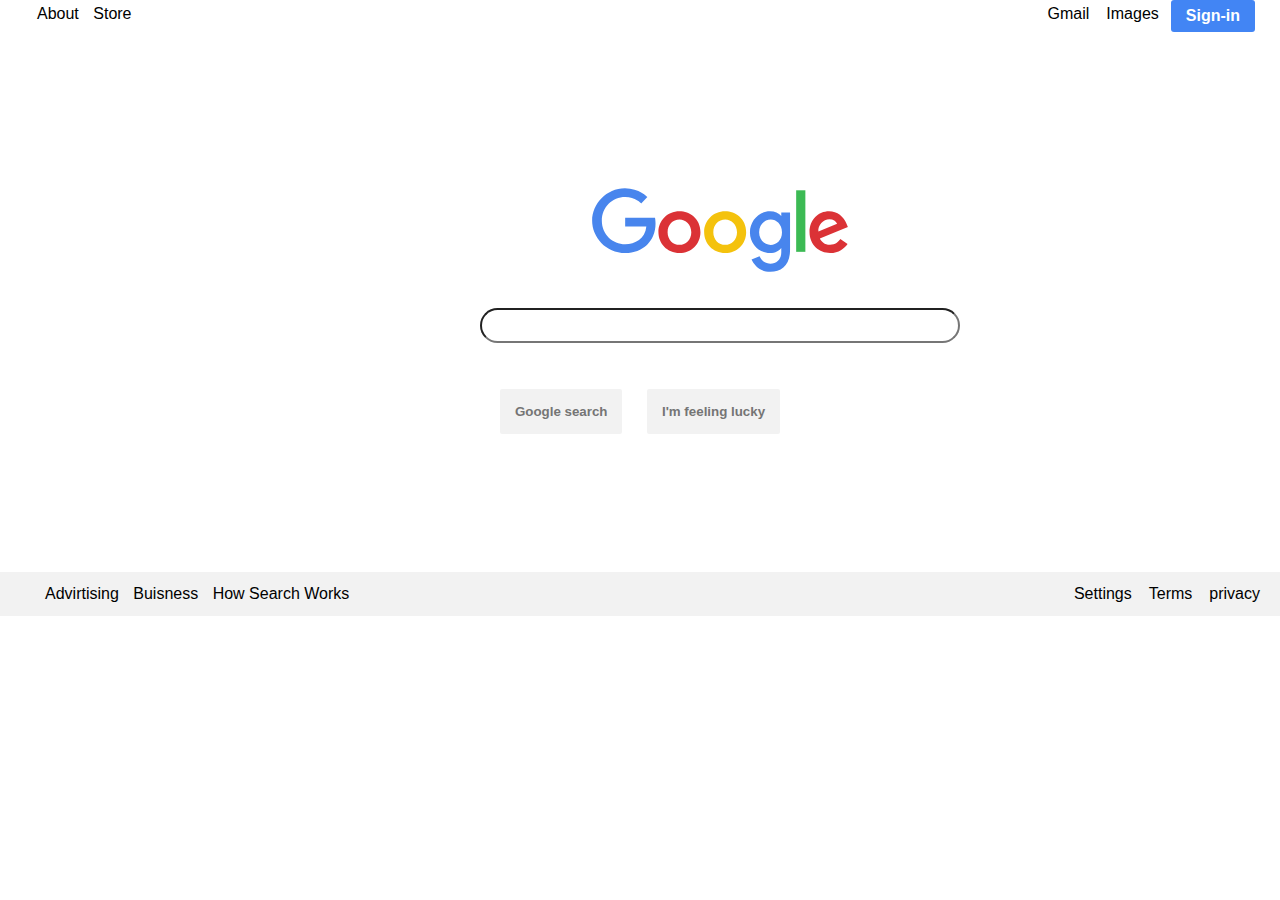
<file: google/index.html>
<!doctype html>
<html lang="en">
  <head>
    <!-- Required meta tags -->
    <meta charset="utf-8">
    <meta name="viewport" content="width=device-width, initial-scale=1">
    <link rel="stylesheet" href="style.css">
    <link rel="stylesheet" href="https://use.fontawesome.com/releases/v5.15.1/css/all.css" integrity="sha384-vp86vTRFVJgpjF9jiIGPEEqYqlDwgyBgEF109VFjmqGmIY/Y4HV4d3Gp2irVfcrp" crossorigin="anonymous">
    <title>Google</title>
  </head>
  <body>
  <div class="container">
  <ul>
    <li id="push">About</li>
    <li>Store</li>
  
    <li id="sign" class="end">Sign-in</li>
    <li class="end">Images</li>
    <li class="end">Gmail</li>
  
  </ul>

  </div>
    <div class="main">
      <img src="Google_2015_logo1.svg" alt="">
    </div>
    <span>
      <i id="search" class="fas fa-search"></i>
      <input type="search" placeholder=''>
      <i id="mic" class="fa fa-microphone" aria-hidden="true"></i>
    </span>
    <div class="buttons" >
      <button class="button">Google search </button>
      <button class="button">I'm feeling lucky</button>
    </div>
    <!--
  <div class="box">
    <i class="fas fa-search saf"></i>
    <input type="text ">
    <i class="fa fa-microphone mic" aria-hidden="true"></i>
    </div>
      -->
    <footer>
      <ul>
  <li id="push">Advirtising</li>
  <li>Buisness</li>
  <li>How Search Works</li>
  <li class="end">privacy</li>
  <li class="end">Terms</li>
  <li class="end">Settings</li>
</ul>
</footer>
  </body>
</html>
</file>
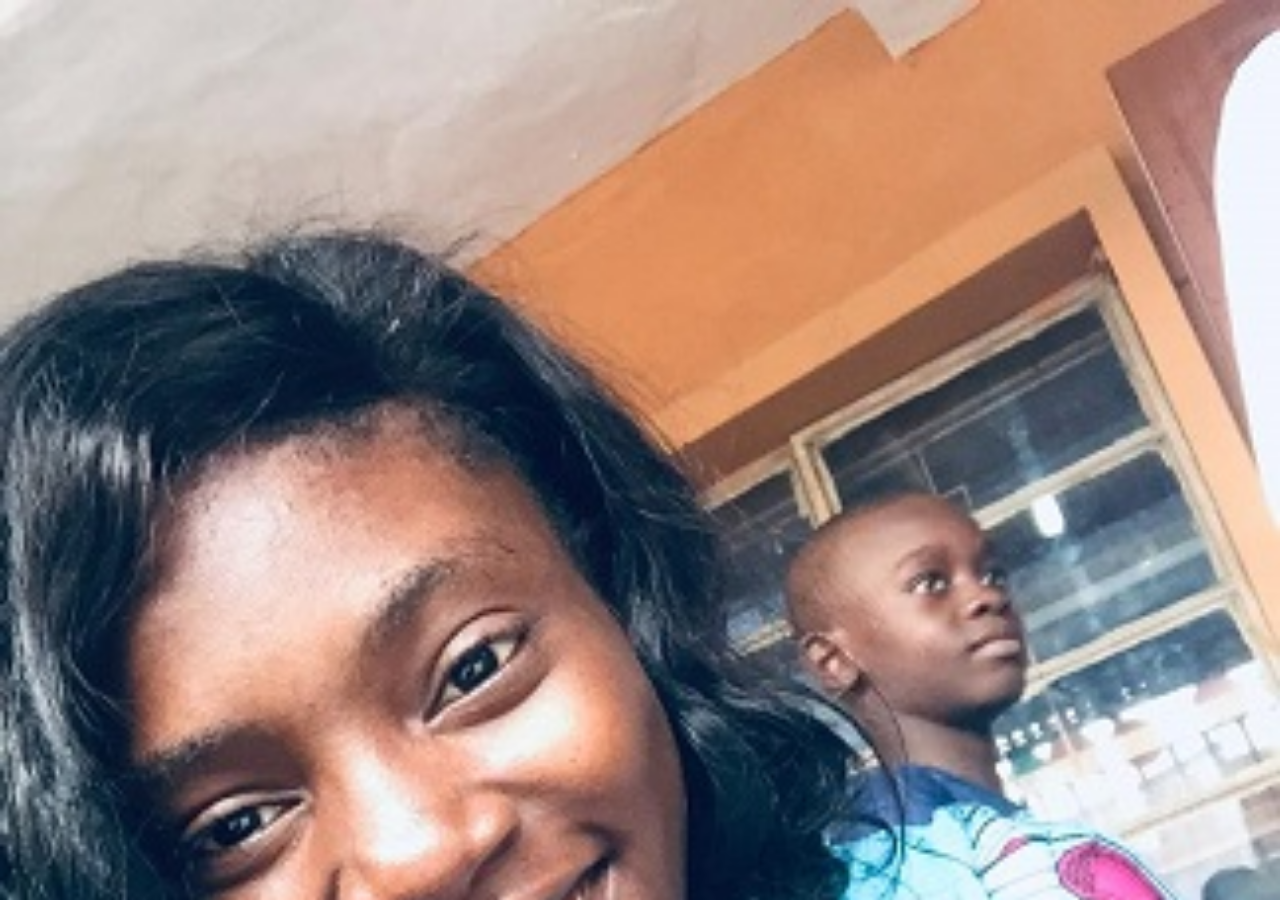
<file: splash/index.html>
<!DOCTYPE html>
<html lang="en">
<head>
    <meta charset="UTF-8">
    <meta name="viewport" content="width=device-width, initial-scale=1.0">
    <title>splash me </title>
    <style>
        *{
            margin: 0;
            padding: 0;
            box-sizing: border-box;
        }
        section{
            position: relative;
            width: 100%;
            min-height: 100vh;
            background: url(me.jpeg);
            background-size: cover;
        }
    </style>
</head>
<body>
   <section></section> 
</body>
</html>
</file>
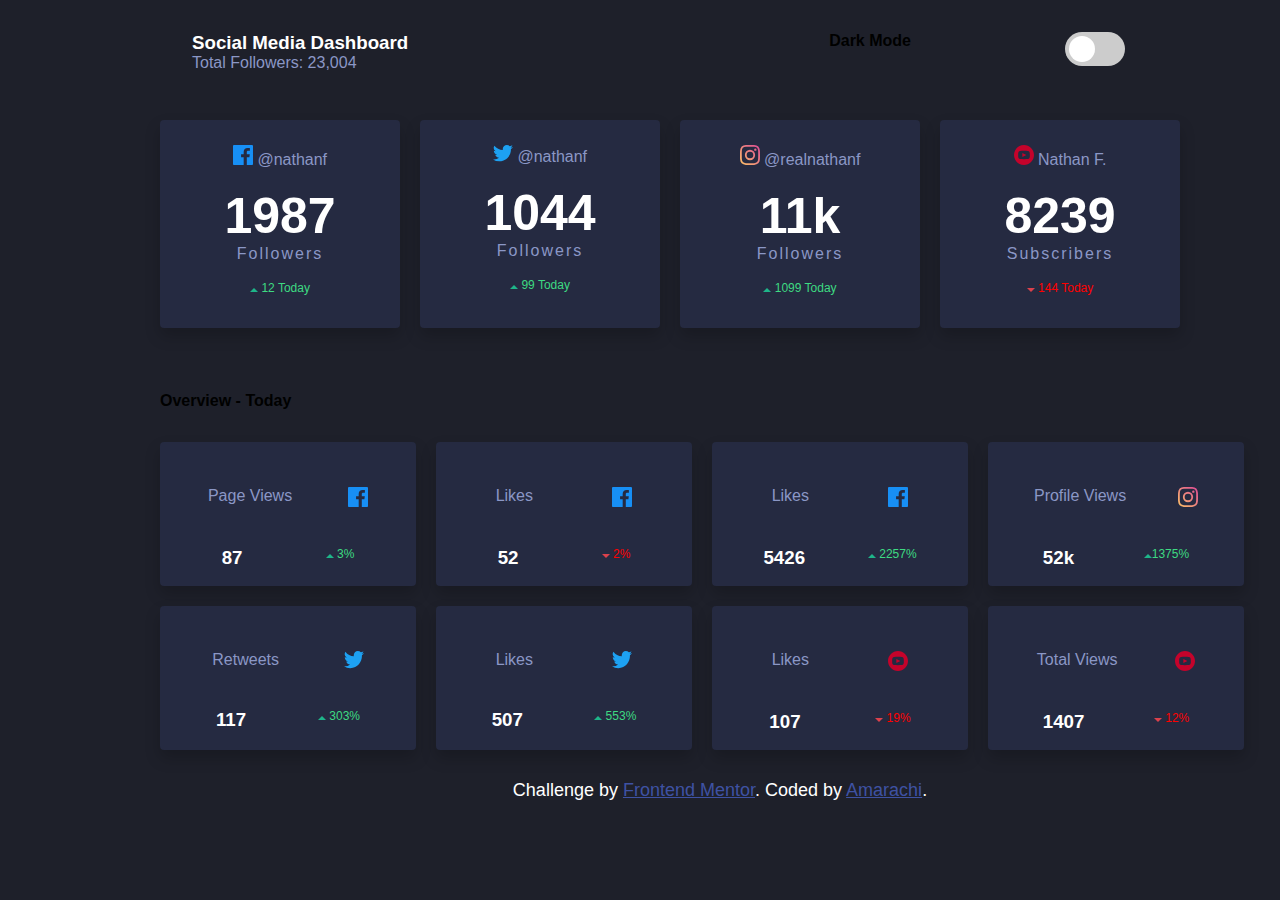
<file: back-and-white-ce1af6ef85972d592002df49dcdb232cdedb7dc0/main/index.html>
<!DOCTYPE html>
<html lang="en">
<head>
  <meta charset="UTF-8">
  <meta name="viewport" content="width=device-width, initial-scale=1.0"> <!-- displays site properly based on user's device -->
  <link  rel="icon" type="image/png" sizes="32x32" href="./images/favicon-32x32.png">
  
  <title>Frontend Mentor | [Challenge Name Here]</title>
<link rel="stylesheet" href="style.css">
  <!-- Feel free to remove these styles or customise in your own stylesheet 👍 -->
  <style>
    .attribution { font-size: 11px; text-align: center; }
    .attribution a { color: hsl(228, 45%, 44%); }
  </style>
  
<script type="text/javascript">
function myFunction() {
  let body = document.getElementsByTagName('body');
  for(let i = 0; i < body.length; i++){
    if ( body[i].style.backgroundColor != 'whitesmoke')
    body[i].style.backgroundColor = 'whitesmoke';
    else
    body[i].style.backgroundColor = 'hsl(230, 17%, 14%)';
  }
  /*for the h3*/
  let black = document.getElementsByTagName('h3')
  for(let i = 0; i < black.length; i++){
    if(black[i].style.color = 'white' )
    black[i].style.color = 'black';
    else  {
    black[i].style.color = 'white';
    }
  }
  /*for sec1*/
  let part = document.getElementsByClassName("sec1");
  for(let i = 0; i < part.length; i++){
    if(part[i].style.backgroundColor != 'white' )
    part[i].style.backgroundColor = 'white';
    else
    part[i].style.backgroundColor = 'hsl(228, 28%, 20%)';
  }
   /* for the number in white*/
  let fig = document.getElementsByClassName("numbs");
  for(let i = 0; i < fig.length; i++){
    if(fig[i].style.color = 'white' )
    fig[i].style.color = 'black';
    else  {
    fig[i].style.color = 'white';
    }
  }
  
    /* for sec 2*/
  let trap= document.getElementsByClassName("sec2");
  for(let i = 0; i < trap.length; i++){
    if(trap[i].style.backgroundColor != 'white' )
    trap[i].style.backgroundColor = 'white';
    else
    trap[i].style.backgroundColor = 'hsl(228, 28%, 20%)';
  }
  
}
</script>
</head>
<body>
<div class="head">
  <div>
  <h3>Social Media Dashboard</h3>
  <span class="logo">Total Followers: 23,004</span>
    </div>
 <p class="dark">
    <h4>Dark Mode</h4>
  <label class="switch">
    <input type="checkbox" id="check" onchange="myFunction()">
    <span class="slider round"></span>
  </label>
  </p> 

</div>
<div id="section">

<div class="sec1">
<p class="blue"> <img src="images/icon-facebook.svg" alt=""> @nathanf</p> <br>
<p class="numbs"> 1987</p>
<p class="tag">Followers</p><br>
<p class="up">  <img src="images/icon-up.svg" alt=""> 12 Today</p>
</div>
<div class="sec1">
<p class="blue"> <img src="images/icon-twitter.svg" alt=""> @nathanf</p> <br>
<p class="numbs" >1044</p>
<p class="tag"> Followers</p><br>
<p class="up">  <img src="images/icon-up.svg" alt=""> 99 Today</p>
</div>
<div class="sec1">
<p class="blue"> <img src="images/icon-instagram.svg" alt=""> @realnathanf</p> <br>
<p class="numbs">11k</p>
<p class="tag">Followers</p><br>
<p class="up"> <img src="images/icon-up.svg" alt=""> 1099 Today</p>
</div>

<div class="sec1">
<p class="blue"><img src="images/icon-youtube.svg" alt=""> Nathan F.</p> <br>
<p class="numbs"> 8239</p>
<p class="tag">  Subscribers</p><br>
<p class="down" > <img src="images/icon-down.svg" alt=""> 144 Today</p>
</div>

</div>

 <h4>Overview - Today</h4>
  <div id="section2">
  <div class="sec2">
    <div class="space">
  <p class="blue">Page Views </p>
  <img src="images/icon-facebook.svg" alt="">
    </div>
   <div class="space">
    <h3>87</h3>
     <p  class="up"> <img src="images/icon-up.svg" alt=""> 3%</p>
   </div>
</div>
<div class="sec2">
  <div class="space">
      <p class="blue">Likes</p>
      <img src="images/icon-facebook.svg" alt="">
  </div>
  <div class="space">
  <h3>52</h3>
  <p class="down"> <img src="images/icon-down.svg" alt=""> 2%</p>
  </div>
  
</div>

<div class="sec2">
  <div class="space">
    <p class="blue">Likes</p>
    <img src="images/icon-facebook.svg" alt="">
</div>
<div class="space">
  <h3>5426</h3>
  <p  class="up"> <img src="images/icon-up.svg" alt=""> 2257%</p>
</div>
</div>
<div class="sec2">
  <div class="space">
    <p class="blue">Profile Views </p>
    <img src="images/icon-instagram.svg" alt="">
      </div>
     <div class="space">
       <h3>52k</h3>
       <p  class="up"> <img src="images/icon-up.svg" alt="">1375%</p>
     </div>
</div>
<div class="sec2">
  <div class="space">
    <p class="blue">Retweets</p>
    <img src="images/icon-twitter.svg" alt="">
      </div>
     <div class="space">
      <h3>117</h3>
       <p  class="up"> <img src="images/icon-up.svg" alt=""> 303%</p>
     </div>
</div>
  <div class="sec2">
    <div class="space">
      <p class="blue">Likes </p>
      <img src="images/icon-twitter.svg" alt="">
        </div>
       <div class="space">
        <h3>507</h3>
         <p  class="up"> <img src="images/icon-up.svg" alt=""> 553%</p>
       </div>
  </div>
  <div class="sec2">
    <div class="space">
      <p class="blue">Likes </p>
      <img src="images/icon-youtube.svg" alt="">
        </div>
       <div class="space">
         <h3>107</h3>
         <p  class="down"> <img src="images/icon-down.svg" alt=""> 19%</p>
       </div>
  </div>
  <div class="sec2">
    <div class="space">
      <p class="blue">Total Views </p>
      <img src="images/icon-youtube.svg" alt="">
        </div>
       <div class="space">
         <h3>1407</h3>
         <p  class="down"> <img src="images/icon-down.svg" alt=""> 12%</p>
       </div>
  </div>
</div>
<!-- Changed from div to footer -->
  <footer class="attribution">
    Challenge by <a href="https://www.frontendmentor.io?ref=challenge" target="_blank">Frontend Mentor</a>. 
    Coded by <a href="#">Amarachi</a>.
  </footer>
<!-- footer ends -->
</body>
</html>


<!----I NO DO AGAIN -->
</file>
<file: google/style.css>
*{
    margin: 0px;
    padding: 0px;
    box-sizing: border-box;
    font-family: Arial,  sans-serif;
}
ul li{
    list-style: none;
    cursor: pointer;
    padding: 5px;
    display: inline-flex;
}
.end{
    float: right;
    padding-right: 12px;
}
#push{
    margin-left: 2rem;
}
#sign {
    background:#4285f4 ; 
    margin-right: 25px;
    padding: 7px 15px;
    border-radius: 3px; 
    font-weight: bold;
    color: white;
  }
.main img{
    background-color: white;
    width: 20%;
   margin-left: 7rem;
    position: relative;
    left: 30rem;
    margin-top: 10rem;
    padding-bottom: 2rem;
}
input{
    padding: 8px;
    width: 30rem;
    position: relative;
    left: 30rem;
    border-radius: 25px;
}
input[type="search"]:focus {
    outline: none
  }
  .buttons{
      text-align: center;
      margin-top: 2rem;
  }
  .buttons:hover{
      box-shadow: 2px;
  }
  .button{
    background-color:#f2f2f2;
    border:none;
    padding:15px;
    margin:10px;
    color:#757575;
    font-size:10pt;
    font-weight:bold;
    font-family:arial;
    border-radius: 2px;
    text-align: center;
  }
  span{
      display:inline-flex
    
  }
  i{
      position: absolute;
      
  }
  #mic{
      position: relative;
    left: 28rem;
    top: 1rem;
  }
  #search{
      position: relative;
    left: 32rem;
    top: 0.9rem;
    z-index: 1;
   
  }
  footer{
      margin-top: 8rem;
      max-width: 100%;
      background-color: #f2f2f2;
      padding: 8px;
  }
</file>
<file: back-and-white-ce1af6ef85972d592002df49dcdb232cdedb7dc0/main/style.css>
*{
    margin: 0;
    padding: 0;
    box-sizing: border-box;
}
body{
    background-color: 	hsl(230, 17%, 14%);
    /* background-color: whitesmoke; */
    font-family: sans-serif;
    margin-left: 10rem;
    position: center;

}
/* begining of toggle*/
.switch {
    position: relative;
    display: inline-block;
    width: 60px;
    height: 34px;
  }
  
  /* Hide default HTML checkbox */
  .switch input {
    opacity: 0;
    width: 0;
    height: 0;
  }
  
  /* The slider */
  .slider {
    position: absolute;
    cursor: pointer;
    top: 0;
    left: 0;
    right: 0;
    bottom: 0;
    background-color: #ccc;
    -webkit-transition: .4s;
    transition: .4s;
  }
  
  .slider:before {
    position: absolute;
    content: "";
    height: 26px;
    width: 26px;
    left: 4px;
    bottom: 4px;
    background-color: white;
    -webkit-transition: .4s;
    transition: .4s;
  }
  
  input:checked + .slider {
    background-color: #2196F3;
  }
  
  input:focus + .slider {
    box-shadow: 0 0 1px #2196F3;
  }
  
  input:checked + .slider:before {
    -webkit-transform: translateX(26px);
    -ms-transform: translateX(26px);
    transform: translateX(26px);
  }
  
  /* Rounded sliders */
  .slider.round {
    border-radius: 34px;
  }
  
  .slider.round:before {
    border-radius: 50%;
  }
/* end of toggle*/
/* before first secttion*/
.logo{
    color: hsl(228, 34%, 66%);
}
.head{
    display: flex;
    justify-content: space-between;
    margin-bottom: 3rem;
    margin-top: 2rem;
    margin-left: 2rem;
    grid-gap: 10px;

}
.dark{
    margin-right: 7rem;
    color: white;
}
i{
    font-size: 23px;
  color: linear gradient hsl(210, 78%, 56%) to hsl(146, 68%, 55%);
}
h3{
    color: white;
    font-weight: 700;
}

/*first section*/
#section{
    display: grid;
    grid-template-columns: repeat(4, 1fr);
    margin-top: 3rem;
    grid-column-gap:20px;
    max-width: 960px;
    margin-right: 5rem;
}
/* each box*/
.sec1{
    text-align: center;
    color: white;
    background-color: hsl(228, 28%, 20%);
    width: 15rem;
    height: 13rem;
    box-shadow: 0 8px 16px 0 rgba(0,0,0,0.2);
    padding: 25px 0px 0px 0px;
    border-radius: 4px;
    margin-bottom: 4rem;
}
.black{
    text-align: center;
    width: 15rem;
    height: 13rem;
    box-shadow: 0 8px 16px 0 rgba(0,0,0,0.2);
    padding: 25px 0px 0px 0px;
    border-radius: 4px;
    margin-bottom: 4rem;
}
.blue{
    color: hsl(228, 34%, 66%); 
}
.numbs{
    font-weight: 800;
    font-size: 50px;
}
.tag{
    color: hsl(228, 34%, 66%);
    letter-spacing: 2px;
}
.up{
    color: hsl(146, 68%, 55%);
    font-size: 12px;
}
.down{
    color: red;
    font-size: 12px;
}
#sec1:hover{
    
}
/* second section*/
#section2{
    margin-top: 2rem;
    display: grid;
    grid-template-columns: repeat(4, 1fr);
    grid-gap: 20px;
    max-width: 960px;
    
}
.sec2{
    text-align: center;
    color: white;
    background-color: hsl(228, 28%, 20%);
    width: 16rem;
    height: 9rem;
    box-shadow: 0 8px 16px 0 rgba(0,0,0,0.2);
    padding: 25px 0px 0px 0px;
    border-radius: 4px;

}
.space{
    display: flex;
    justify-content: space-around;
    padding: 20px;
}

@media only screen and (max-width: 375px) {
    body{
       margin-left: 0px;
    
    }
    .head{
        display: block;
        margin-bottom: 2rem;
        border-bottom: 1px solid hsl(228, 34%, 66%);
        /*margin-left: 30px;*/
    }
    #section{
        display: grid;
        grid-template-columns: 100%;
   
     }
     #sec1{
         width:17rem;
     }
     #section2{
        display: grid;
        grid-template-columns: 100%;
       
     }
     #sec2{
        width:17rem;
    }
}
@media only screen and (max-width: 400px) {
    body{
        margin-left: 30px;
    }
    #section{
        display: grid;
        grid-template-columns: 50%;
   
     }
    }

/* Promise included */
/* .attribution{
    margin-top:20px;
} */

footer {
    text-align: center;
    padding: 10px;
    color: white;
    margin-top:20px;
    font-size: large !important;
  }
</file>
